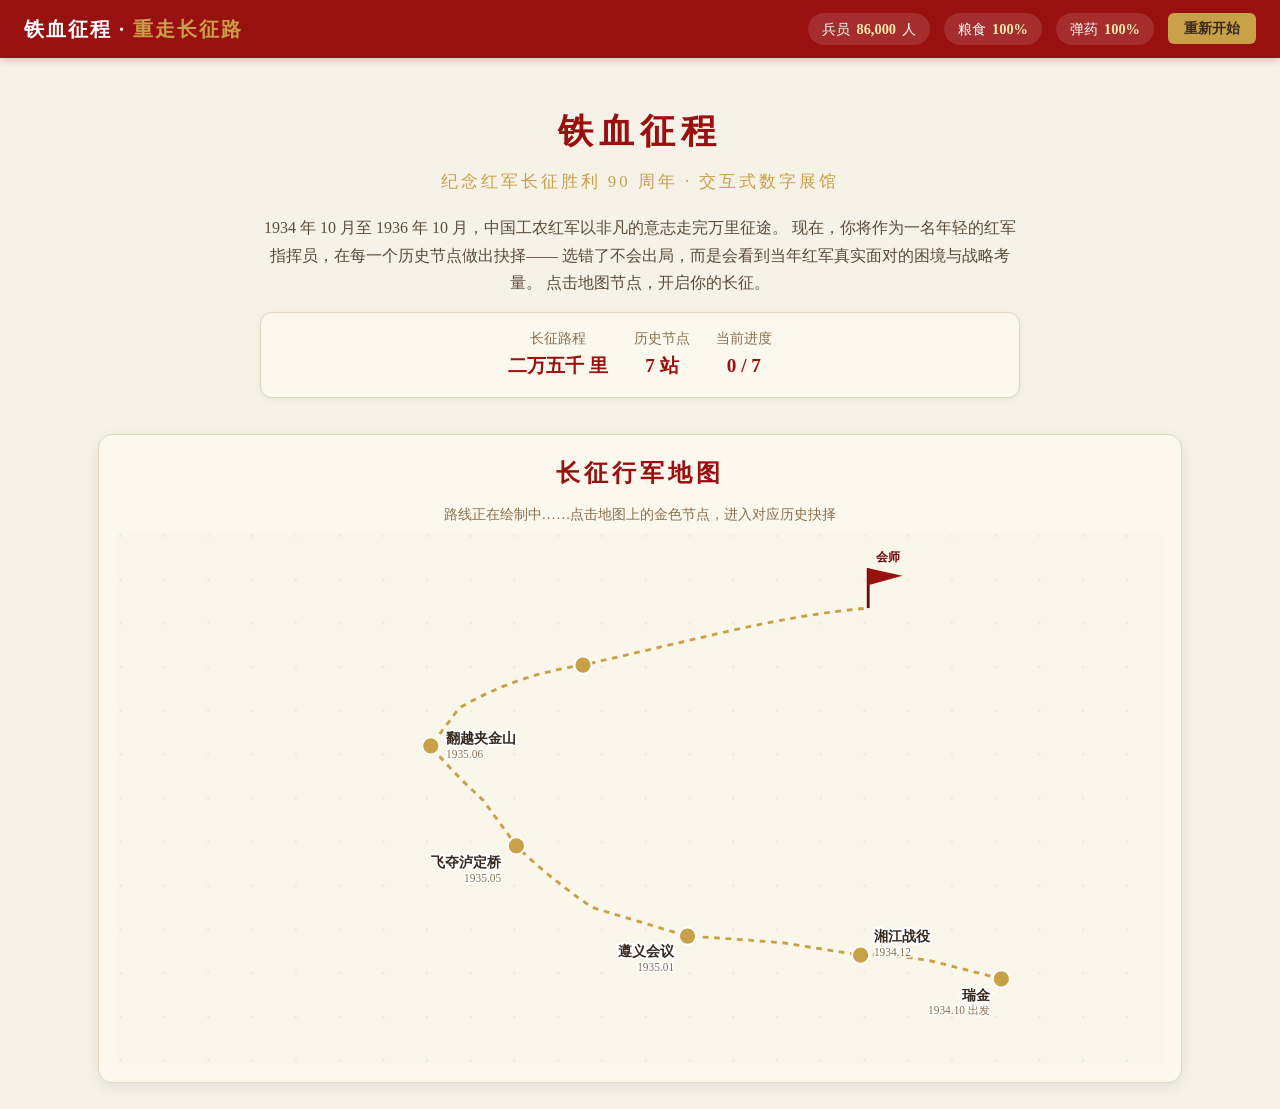
<file: index.html>
<!DOCTYPE html>
<html lang="zh-CN">
<head>
<meta charset="UTF-8">
<meta name="viewport" content="width=device-width, initial-scale=1.0">
<title>铁血征程 · 重走长征路</title>
<link rel="stylesheet" href="css/style.css">
</head>
<body>
<!-- ============ 顶部栏 ============ -->
<header class="topbar">
<div class="site-title">铁血征程 · <span class="gold">重走长征路</span></div>
<div class="res-bar">
<span class="res-item">兵员 <span class="num res-soldiers">86,000</span> 人
</span>
<span class="res-item">粮食 <span class="num res-food">100%</span></span>
<span class="res-item">弹药 <span class="num res-ammo">100%</span></span>
<button class="btn-back" id="btnReset" type="button">重新开始</button>
</div>
</header>
<!-- ============ 封面区 ============ -->
<section class="hero">
<h1>铁血征程</h1>
<div class="subtitle">纪念红军长征胜利 90 周年 · 交互式数字展馆</div>
<p class="intro">
1934 年 10 月至 1936 年 10 月，中国工农红军以非凡的意志走完万里征途。
现在，你将作为一名年轻的红军指挥员，在每一个历史节点做出抉择——
选错了不会出局，而是会看到当年红军真实面对的困境与战略考量。
点击地图节点，开启你的长征。
</p>
<div class="overview-card">
<div class="ov-item"><div class="label">长征路程</div><div class="value">二万五千
里</div></div>
<div class="ov-item"><div class="label">历史节点</div><div class="value">7 站
</div></div>
<div class="ov-item"><div class="label">当前进度</div><div class="value"
id="progressText">0 / 7</div></div>
</div>
</section>
<!-- ============ SVG 长征行军地图（核心动态画面） ============ -->
<section class="map-wrap">
<div class="map-frame">
<h2>长征行军地图</h2>
<p class="map-hint">路线正在绘制中……点击地图上的金色节点，进入对应历史抉择</p>
<svg class="map-svg" viewBox="0 0 1100 560" xmlns="http://www.w3.org/2000/svg"
role="img" aria-label="红军长征路线示意图">
<!-- 背景底纹 -->
<rect x="0" y="0" width="1100" height="560" fill="#fbf6ea"/>
<rect x="0" y="0" width="1100" height="560" fill="url(#bgPattern)"
opacity="0.5"/>
<defs>
<pattern id="bgPattern" width="46" height="46" patternUnits="userSpaceOnUse">
<circle cx="4" cy="4" r="1.4" fill="#e8dcc0"/>
</pattern>
</defs>
<!-- 行军路线：由 js/main.js 添加 .drawing 类触发逐段绘制动画 -->
<path id="routePath"
class="route-line"
d="M 930,470 L 860,452 Q 820,444 782,445
L 700,432 Q 650,428 600,425
L 500,395 Q 452,362 420,330
L 385,282 Q 352,252 330,225
L 360,185 Q 420,150 490,140
L 640,105 Q 722,86 790,80"
stroke="#c8a048" stroke-width="3" fill="none"
stroke-dasharray="6 6"/>
<!-- 小红军行军标记（沿路线移动） -->
<g id="marchMarker" class="march-marker" opacity="0"
transform="translate(930,470)">
<circle r="8" fill="#991010" stroke="#fff" stroke-width="2"/>
<text y="22" text-anchor="middle" fill="#6e0b0b">红军足迹</text>
</g>
<!-- 会师终点旗帜 -->
<g class="end-flag">
<line x1="790" y1="80" x2="790" y2="38" stroke="#6e0b0b" stroke-width="3"/>
<polygon points="790,38 826,46 790,56" fill="#991010"/>
<text x="798" y="30" font-size="13" fill="#6e0b0b" font-weight="bold">会师
</text>
</g>
<!-- ========== 节点 1 瑞金 ========== -->
<g class="node-group" data-chapter="1">
<circle class="node-dot pulse" cx="930" cy="470" r="9" fill="#c8a048"
stroke="#fff" stroke-width="2"/>
<text class="node-star" x="930" y="430" text-anchor="middle">★</text>
<text class="node-label" x="918" y="492" text-anchor="end">瑞金</text>
<text class="node-date" x="918" y="507" text-anchor="end">1934.10 出发</text>
</g>
<!-- ========== 节点 2 湘江 ========== -->
<g class="node-group" data-chapter="2">
<circle class="node-dot pulse" cx="782" cy="445" r="9" fill="#c8a048"
stroke="#fff" stroke-width="2"/>
<text class="node-star" x="782" y="405" text-anchor="middle">★</text>
<text class="node-label" x="796" y="430" text-anchor="start">湘江战役</text>
<text class="node-date" x="796" y="446" text-anchor="start">1934.12</text>
</g>
<!-- ========== 节点 3 遵义 ========== -->
<g class="node-group" data-chapter="3">
<circle class="node-dot pulse" cx="600" cy="425" r="9" fill="#c8a048"
stroke="#fff" stroke-width="2"/>
<text class="node-star" x="600" y="385" text-anchor="middle">★</text>
<text class="node-label" x="586" y="446" text-anchor="end">遵义会议</text>
<text class="node-date" x="586" y="462" text-anchor="end">1935.01</text>
</g>
<!-- ========== 节点 4 泸定桥 ========== -->
<g class="node-group" data-chapter="4">
<circle class="node-dot pulse" cx="420" cy="330" r="9" fill="#c8a048"
stroke="#fff" stroke-width="2"/>
<text class="node-star" x="420" y="290" text-anchor="middle">★</text>
<text class="node-label" x="404" y="352" text-anchor="end">飞夺泸定桥</text>
<text class="node-date" x="404" y="368" text-anchor="end">1935.05</text>
</g>
<!-- ========== 节点 5 夹金山 ========== -->
<g class="node-group" data-chapter="5">
<circle class="node-dot pulse" cx="330" cy="225" r="9" fill="#c8a048"
stroke="#fff" stroke-width="2"/>
<text class="node-star" x="330" y="185" text-anchor="middle">★</text>
<text class="node-label" x="346" y="222" text-anchor="start">翻越夹金山</text>
<text class="node-date" x="346" y="238" text-anchor="start">1935.06</text>
</g>
<!-- ========== 节点 6 松潘草地 ========== -->
<g class="node-group" data-chapter="6">
<circle class="node-dot pulse" cx="490" cy="140" r="9" fill="#c8a048"
stroke="#fff" stroke-width="2"/>
</file>
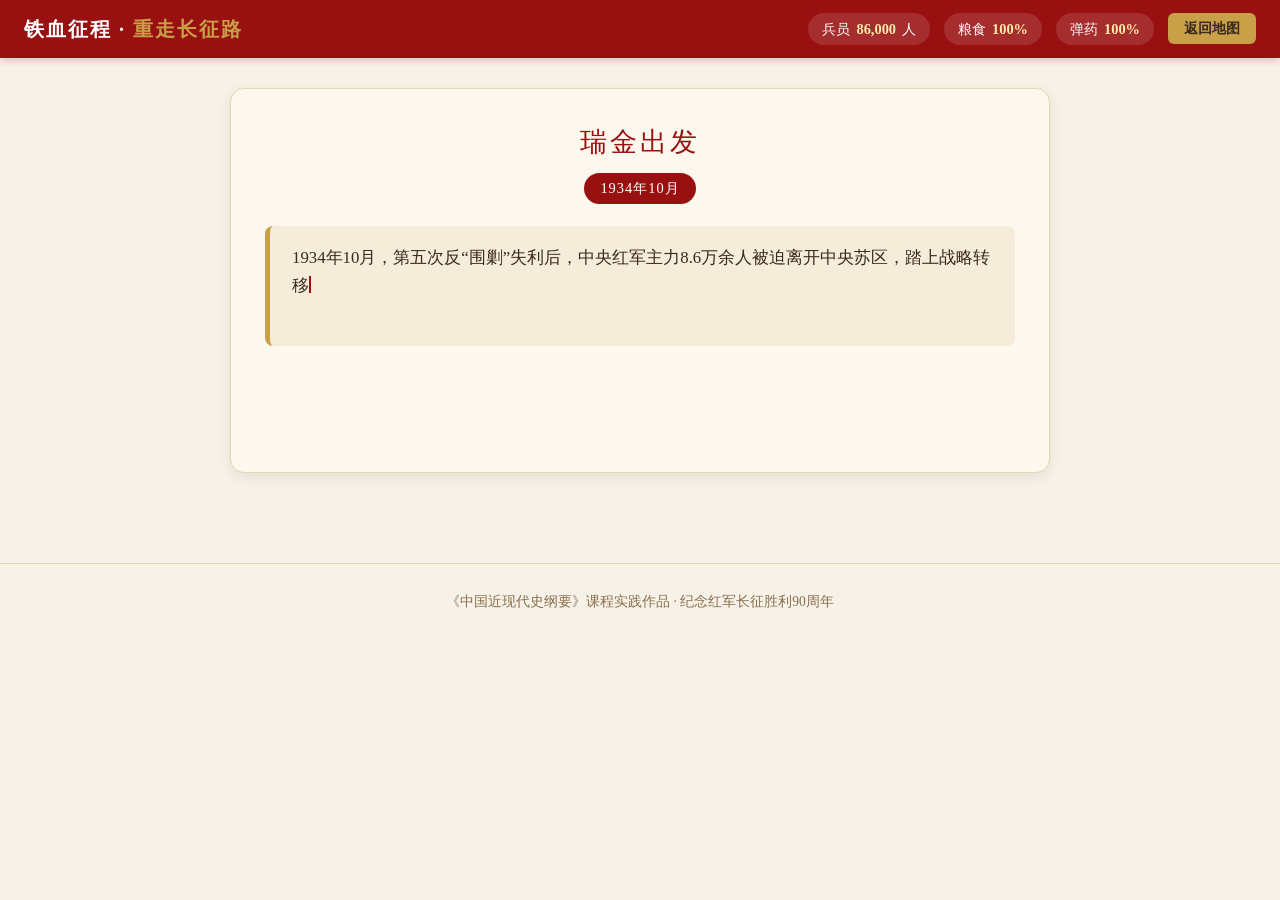
<file: chapters/chapter1.html>
<!DOCTYPE html>
<html lang="zh-CN">
<head>
  <meta charset="UTF-8">
  <meta name="viewport" content="width=device-width, initial-scale=1.0">
  <title>第一章 · 瑞金出发</title>
  <link rel="stylesheet" href="../css/style.css">
</head>
<body>
 
  <!-- ============ 顶部栏（与首页一致，资源实时显示） ============ -->
  <header class="topbar">
    <div class="site-title">铁血征程 · <span class="gold">重走长征路</span></div>
    <div class="res-bar">
      <span class="res-item">兵员 <span class="num res-soldiers">-</span> 人</span>
      <span class="res-item">粮食 <span class="num res-food">-</span></span>
      <span class="res-item">弹药 <span class="num res-ammo">-</span></span>
      <button class="btn-back" onclick="goHome()" type="button">返回地图</button>
    </div>
  </header>
 
  <main class="chapter-main">
    <div class="chapter-card">
      <div class="chapter-head">
        <div class="ch-title" id="chTitle"></div>
        <div class="ch-date" id="chDate"></div>
      </div>
      <!-- 剧情文本：打字机逐字显示 -->
      <div class="story-box" id="storyBox"></div>
      <!-- 选项区 -->
      <div class="options" id="options"></div>
      <!-- 选择反馈 -->
      <div class="feedback" id="feedback"></div>
      <!-- 下一步操作 -->
      <div class="next-area" id="nextArea"></div>
    </div>
  </main>
 
  <footer class="footer">《中国近现代史纲要》课程实践作品 · 纪念红军长征胜利90周年</footer>
 
  <script src="../js/game.js"></script>
  <script>
    initGame({
      chapter: 1,
      title: '瑞金出发',
      date: '1934年10月',
      story: '1934年10月，第五次反“围剿”失利后，中央红军主力8.6万余人被迫离开中央苏区，踏上战略转移的漫漫长路。部队物资紧缺、伤员众多，前路茫茫。身为红军队伍中的一名年轻指挥员，你面临第一个抉择——',
      options: [
        {
          text: '跟随大部队，向西实施战略转移',
          correct: true,
          cost: { soldiers: 0 },
          afterText: '1934年10月，中央红军主力及后方机关共8.6万多人，从江西瑞金等地出发，开始长征。你跟随部队，踏上了这条改变中国命运的道路。'
        },
        {
          text: '留在根据地，坚持游击战争',
          correct: false,
          cost: { food: -5, ammo: -5 },
          popupTitle: '史实科普 · 为什么主力不能全留',
          popupText: '留在苏区坚持游击斗争确有其事——中央决定成立苏区中央分局和中华苏维埃共和国中央政府办事处，领导南方根据地留守红军的斗争。但若红军主力全部留下，将直接面对国民党几十万大军的重兵围剿，有全军覆没的危险。党中央决定主力实施战略转移，保存红军有生力量，只留少量部队开展游击斗争。'
        },
        {
          text: '集中兵力，与敌硬拼死守',
          correct: false,
          cost: { soldiers: -10000, food: -10 },
          popupTitle: '史实科普 · 为什么不能死守硬拼',
          popupText: '此时国民党军在兵力、装备上均占绝对优势。此前第五次反“围剿”坚持“堡垒对堡垒”的阵地战硬拼，已使红军遭受重大损失、被迫放弃根据地。若继续死守，红军主力将面临毁灭性打击。中央正是吸取这一教训，才决定实行战略转移。'
        }
      ],
      next: 2
    });
  </script>
</body>
</html>
</file>
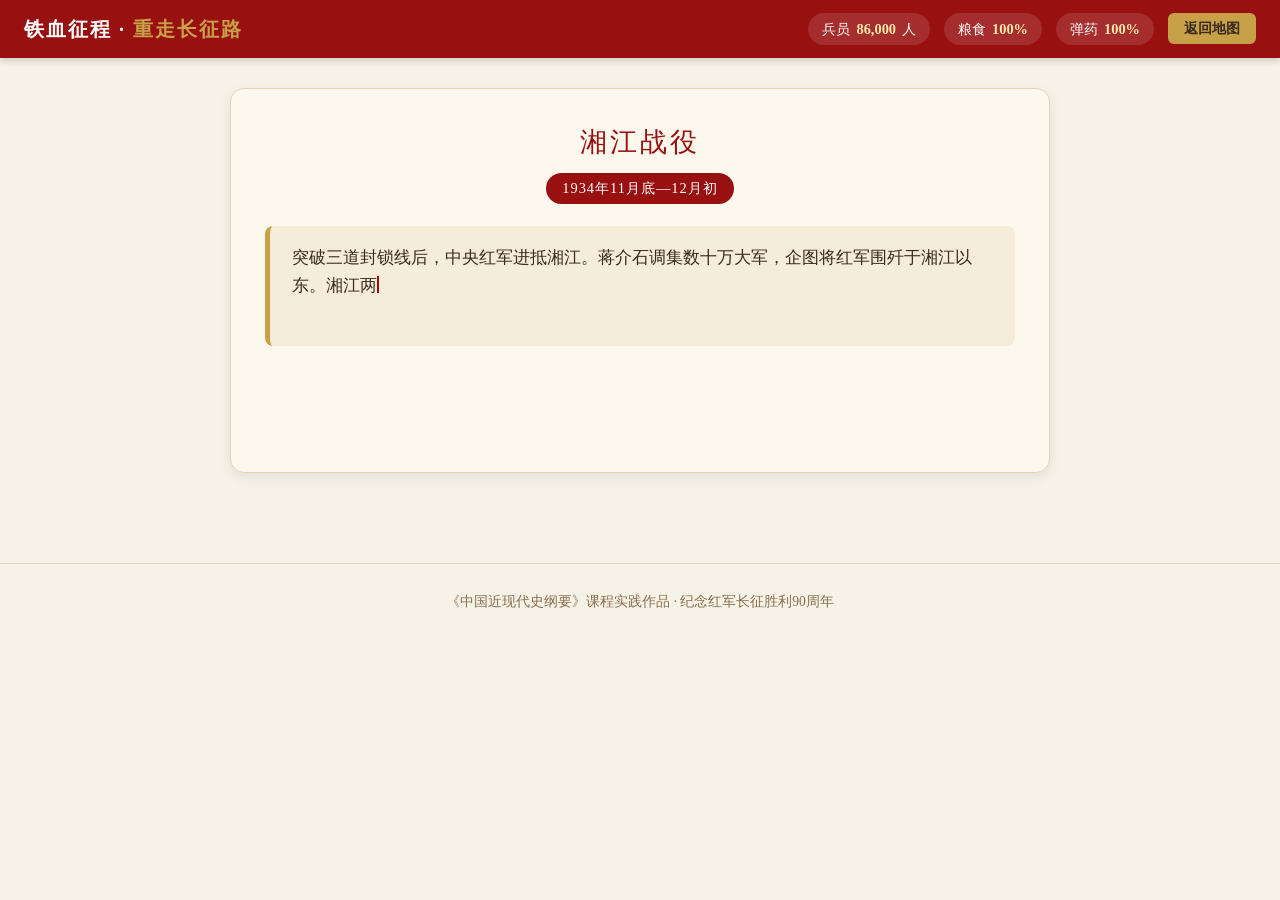
<file: chapters/chapter2.html>
<!DOCTYPE html>
<html lang="zh-CN">
<head>
  <meta charset="UTF-8">
  <meta name="viewport" content="width=device-width, initial-scale=1.0">
  <title>第二章 · 湘江战役</title>
  <link rel="stylesheet" href="../css/style.css">
</head>
<body>
 
  <header class="topbar">
    <div class="site-title">铁血征程 · <span class="gold">重走长征路</span></div>
    <div class="res-bar">
      <span class="res-item">兵员 <span class="num res-soldiers">-</span> 人</span>
      <span class="res-item">粮食 <span class="num res-food">-</span></span>
      <span class="res-item">弹药 <span class="num res-ammo">-</span></span>
      <button class="btn-back" onclick="goHome()" type="button">返回地图</button>
    </div>
  </header>
 
  <main class="chapter-main">
    <div class="chapter-card">
      <div class="chapter-head">
        <div class="ch-title" id="chTitle"></div>
        <div class="ch-date" id="chDate"></div>
      </div>
      <div class="story-box" id="storyBox"></div>
      <div class="options" id="options"></div>
      <div class="feedback" id="feedback"></div>
      <div class="next-area" id="nextArea"></div>
    </div>
  </main>
 
  <footer class="footer">《中国近现代史纲要》课程实践作品 · 纪念红军长征胜利90周年</footer>
 
  <script src="../js/game.js"></script>
  <script>
    initGame({
      chapter: 2,
      title: '湘江战役',
      date: '1934年11月底—12月初',
      story: '突破三道封锁线后，中央红军进抵湘江。蒋介石调集数十万大军，企图将红军围歼于湘江以东。湘江两岸炮火连天，部队伤亡急剧增加。掩护中央纵队渡江的重任，落在了你部肩上——',
      options: [
        {
          text: '拼死阻击敌军，掩护中央纵队渡江',
          correct: true,
          cost: { soldiers: -10000 },
          afterText: '红军将士以巨大的牺牲，掩护中央机关和主力渡过湘江，粉碎了蒋介石围歼红军于湘江以东的企图。但战后清点，中央红军由出发时的8.6万余人锐减至3万余人——这是长征以来最惨重的一次损失。'
        },
        {
          text: '放弃掩护，让部队尽快独自渡江',
          correct: false,
          cost: { soldiers: -20000, food: -10 },
          popupTitle: '史实科普 · 为什么不能放弃掩护',
          popupText: '中央纵队携带大量机关和辎重，行动十分迟缓。若前线部队放弃掩护独自渡江，中央机关将直接暴露于敌，整个红军指挥中枢面临毁灭。湘江战役中，红军正是以前赴后继的牺牲换取中央主力渡江——许多部队整建制打光，仍死死顶住敌人。'
        },
        {
          text: '原地休整，等待时机再渡江',
          correct: false,
          cost: { soldiers: -15000 },
          popupTitle: '史实科普 · 为什么不能原地等待',
          popupText: '敌军从三路向湘江压来，中央军、湘军、桂军正在合围。原地停留只会让红军陷入重围、被分割包围。湘江战役红军苦战五昼夜，抢在敌人合围完成前强渡，才粉碎了蒋介石围歼红军于湘江以东的企图。'
        }
      ],
      next: 3
    });
  </script>
</body>
</html>
</file>
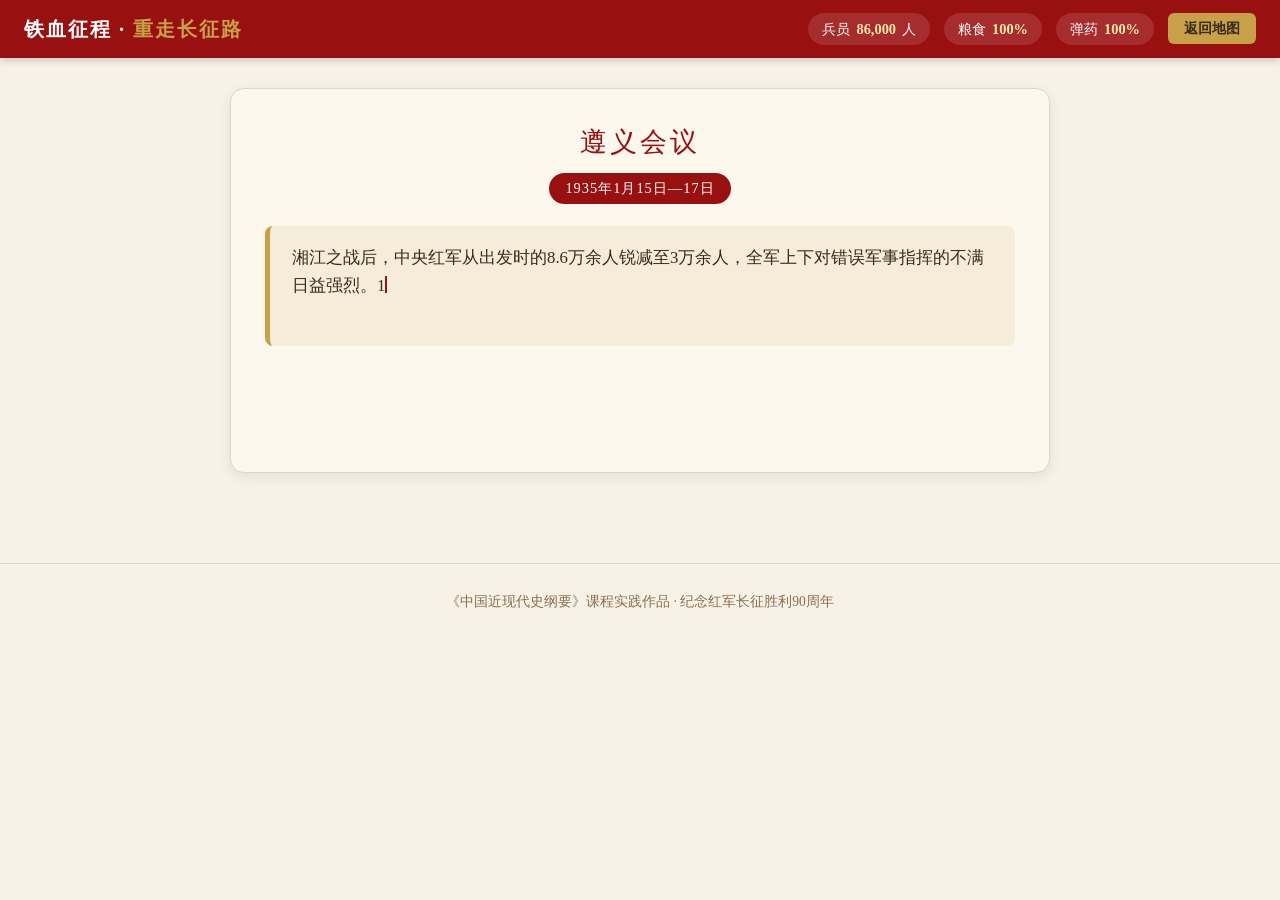
<file: chapters/chapter3.html>
<!DOCTYPE html>
<html lang="zh-CN">
<head>
  <meta charset="UTF-8">
  <meta name="viewport" content="width=device-width, initial-scale=1.0">
  <title>第三章 · 遵义会议</title>
  <link rel="stylesheet" href="../css/style.css">
</head>
<body>
 
  <header class="topbar">
    <div class="site-title">铁血征程 · <span class="gold">重走长征路</span></div>
    <div class="res-bar">
      <span class="res-item">兵员 <span class="num res-soldiers">-</span> 人</span>
      <span class="res-item">粮食 <span class="num res-food">-</span></span>
      <span class="res-item">弹药 <span class="num res-ammo">-</span></span>
      <button class="btn-back" onclick="goHome()" type="button">返回地图</button>
    </div>
  </header>
 
  <main class="chapter-main">
    <div class="chapter-card">
      <div class="chapter-head">
        <div class="ch-title" id="chTitle"></div>
        <div class="ch-date" id="chDate"></div>
      </div>
      <div class="story-box" id="storyBox"></div>
      <div class="options" id="options"></div>
      <div class="feedback" id="feedback"></div>
      <div class="next-area" id="nextArea"></div>
    </div>
  </main>
 
  <footer class="footer">《中国近现代史纲要》课程实践作品 · 纪念红军长征胜利90周年</footer>
 
  <script src="../js/game.js"></script>
  <script>
    initGame({
      chapter: 3,
      title: '遵义会议',
      date: '1935年1月15日—17日',
      story: '湘江之战后，中央红军从出发时的8.6万余人锐减至3万余人，全军上下对错误军事指挥的不满日益强烈。1935年1月，部队进驻遵义，中共中央在这里召开政治局扩大会议。会议上的声音，将决定红军何去何从——',
      options: [
        {
          text: '支持纠正错误军事指挥，调整领导',
          correct: true,
          cost: { soldiers: 0 },
          afterText: '遵义会议批评和纠正了“左”倾教条主义在军事上的错误，增补毛泽东为中央政治局常委，事实上确立了毛泽东在党和红军中的领导地位。这是中国共产党历史上一个生死攸关的转折点。'
        },
        {
          text: '继续坚持此前的作战方式',
          correct: false,
          cost: { soldiers: -5000 },
          popupTitle: '史实科普 · 为什么必须纠正军事路线',
          popupText: '此前博古、李德的“左”倾军事指挥，坚持阵地战、“堡垒对堡垒”的硬拼战法，是第五次反“围剿”失利和长征初期惨重损失的重要原因。湘江的鲜血让全军认识到：不纠正错误军事路线，红军就没有出路。'
        },
        {
          text: '放弃明确目标，一味向西退却',
          correct: false,
          cost: { soldiers: -5000, food: -10 },
          popupTitle: '史实科普 · 为什么不能盲目退却',
          popupText: '盲目退却无法摆脱数十万敌军的围追堵截。红军必须有明确的战略方向，寻找新的落脚点。遵义会议正是要解决这个根本问题——此后红军在毛泽东等人指挥下机动灵活转战，才逐渐摆脱被动局面。'
        }
      ],
      next: 4
    });
  </script>
</body>
</html>
</file>
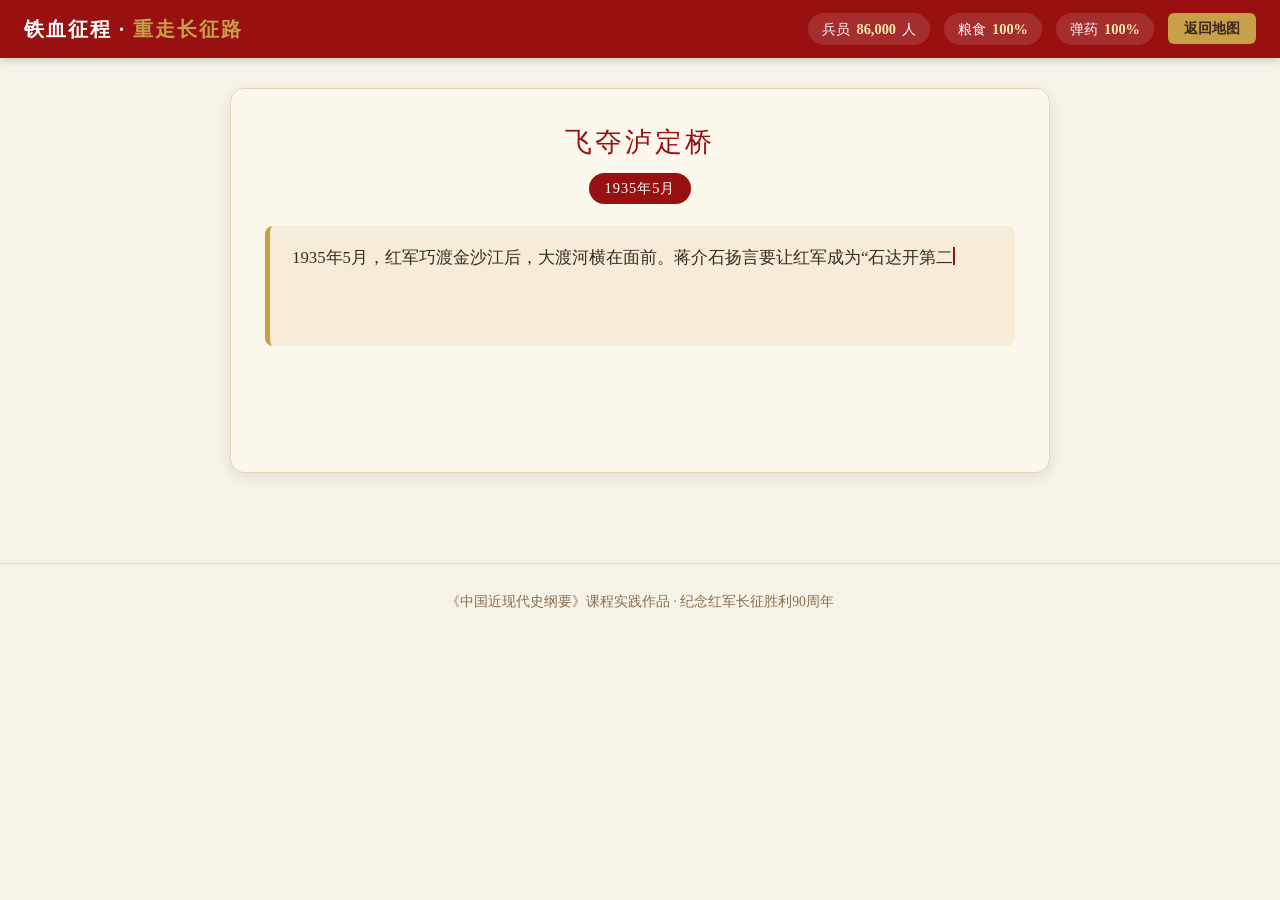
<file: chapters/chapter4.html>
<!DOCTYPE html>
<html lang="zh-CN">
<head>
  <meta charset="UTF-8">
  <meta name="viewport" content="width=device-width, initial-scale=1.0">
  <title>第四章 · 飞夺泸定桥</title>
  <link rel="stylesheet" href="../css/style.css">
</head>
<body>
 
  <header class="topbar">
    <div class="site-title">铁血征程 · <span class="gold">重走长征路</span></div>
    <div class="res-bar">
      <span class="res-item">兵员 <span class="num res-soldiers">-</span> 人</span>
      <span class="res-item">粮食 <span class="num res-food">-</span></span>
      <span class="res-item">弹药 <span class="num res-ammo">-</span></span>
      <button class="btn-back" onclick="goHome()" type="button">返回地图</button>
    </div>
  </header>
 
  <main class="chapter-main">
    <div class="chapter-card">
      <div class="chapter-head">
        <div class="ch-title" id="chTitle"></div>
        <div class="ch-date" id="chDate"></div>
      </div>
      <div class="story-box" id="storyBox"></div>
      <div class="options" id="options"></div>
      <div class="feedback" id="feedback"></div>
      <div class="next-area" id="nextArea"></div>
    </div>
  </main>
 
  <footer class="footer">《中国近现代史纲要》课程实践作品 · 纪念红军长征胜利90周年</footer>
 
  <script src="../js/game.js"></script>
  <script>
    initGame({
      chapter: 4,
      title: '飞夺泸定桥',
      date: '1935年5月',
      story: '1935年5月，红军巧渡金沙江后，大渡河横在面前。蒋介石扬言要让红军成为“石达开第二”，企图围歼红军于大渡河畔。要过大渡河，必须夺取泸定桥——而此刻，距离泸定桥还有240里山路，时间只剩一昼夜——',
      options: [
        {
          text: '昼夜兼程，奔袭夺取泸定桥',
          correct: true,
          cost: { soldiers: 0 },
          afterText: '红四团一昼夜急行军240里，抢在敌人增援之前抵达泸定桥。22名突击队员攀踏铁索，冒着密集火力强夺泸定桥，为大部队渡河打开了生路。红军随后迅速渡过大渡河，粉碎了蒋介石的围歼图谋。'
        },
        {
          text: '原地休整，等体力恢复再走',
          correct: false,
          cost: { soldiers: -6000, ammo: -10 },
          popupTitle: '史实科普 · 为什么不能休整拖延',
          popupText: '敌军增援部队正昼夜兼程赶来，时间就是生命。红四团正是以“走完二百四，赶到泸定桥”的信念，一昼夜240里急行军，先敌一步抵达。一旦拖延，渡口被封锁、追兵合围，红军将重蹈石达开的覆辙。'
        },
        {
          text: '放弃泸定桥，绕道翻越大山',
          correct: false,
          cost: { soldiers: -8000, food: -15 },
          popupTitle: '史实科普 · 为什么必须夺取泸定桥',
          popupText: '大渡河两岸悬崖陡壁，除泸定桥外没有更可行的大规模通路；绕行将进入敌军重兵布防区域，且地形更险、补给更难。夺取泸定桥，是当时打通北上通道唯一现实的选择。'
        }
      ],
      next: 5
    });
  </script>
</body>
</html>
</file>
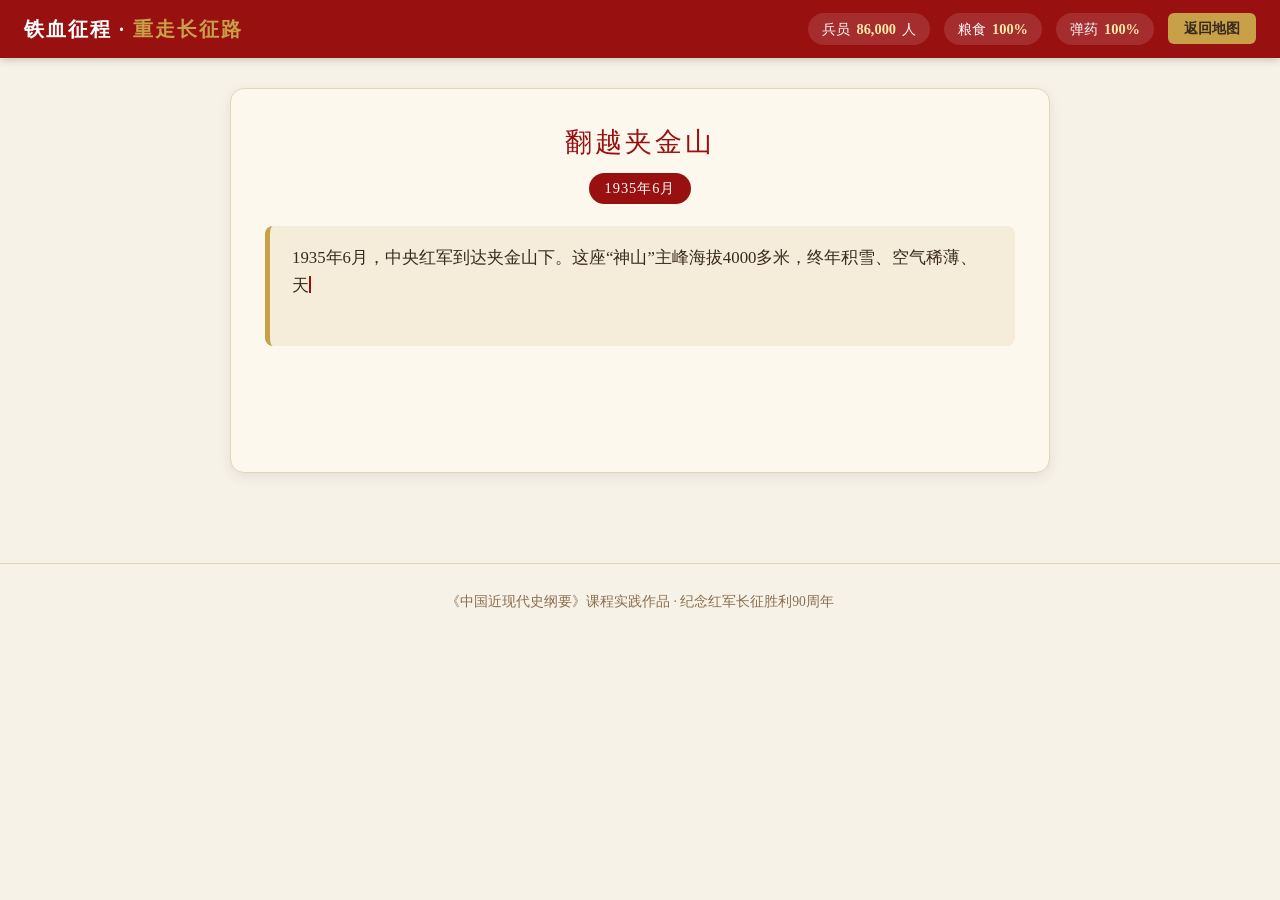
<file: chapters/chapter5.html>
<!DOCTYPE html>
<html lang="zh-CN">
<head>
  <meta charset="UTF-8">
  <meta name="viewport" content="width=device-width, initial-scale=1.0">
  <title>第五章 · 翻越夹金山</title>
  <link rel="stylesheet" href="../css/style.css">
</head>
<body>
 
  <header class="topbar">
    <div class="site-title">铁血征程 · <span class="gold">重走长征路</span></div>
    <div class="res-bar">
      <span class="res-item">兵员 <span class="num res-soldiers">-</span> 人</span>
      <span class="res-item">粮食 <span class="num res-food">-</span></span>
      <span class="res-item">弹药 <span class="num res-ammo">-</span></span>
      <button class="btn-back" onclick="goHome()" type="button">返回地图</button>
    </div>
  </header>
 
  <main class="chapter-main">
    <div class="chapter-card">
      <div class="chapter-head">
        <div class="ch-title" id="chTitle"></div>
        <div class="ch-date" id="chDate"></div>
      </div>
      <div class="story-box" id="storyBox"></div>
      <div class="options" id="options"></div>
      <div class="feedback" id="feedback"></div>
      <div class="next-area" id="nextArea"></div>
    </div>
  </main>
 
  <footer class="footer">《中国近现代史纲要》课程实践作品 · 纪念红军长征胜利90周年</footer>
 
  <script src="../js/game.js"></script>
  <script>
    initGame({
      chapter: 5,
      title: '翻越夹金山',
      date: '1935年6月',
      story: '1935年6月，中央红军到达夹金山下。这座“神山”主峰海拔4000多米，终年积雪、空气稀薄、天气瞬息万变。战士们缺衣少粮，却必须翻过它，才能与红四方面军会师。面对这座大雪山——',
      options: [
        {
          text: '相互搀扶，缓步翻越雪山',
          correct: true,
          cost: { soldiers: -3000 },
          afterText: '1935年6月12日至18日，中央红军分批翻越夹金山——这是中央红军长征中翻越的第一座大雪山。翻过雪山后，红军与红四方面军在懋功（今小金县）达维地区胜利会师。'
        },
        {
          text: '快速奔跑冲上山顶',
          correct: false,
          cost: { soldiers: -8000 },
          popupTitle: '史实科普 · 为什么不能急速奔跑',
          popupText: '海拔4000多米的高山严重缺氧，剧烈奔跑极易引发高原反应，许多战士因此倒下。红军翻雪山只能缓步前进、互相帮扶，用木棍探路，靠意志与严寒、缺氧抗争，才征服了这座“死亡之山”。'
        },
        {
          text: '就地驻扎，等天气转暖再翻越',
          correct: false,
          cost: { soldiers: -6000, food: -20 },
          popupTitle: '史实科普 · 为什么不能等待',
          popupText: '雪山终年积雪，不存在“等到回暖”的可能；且敌军追兵在后，红军无法在雪山脚下长期停留。等待，只会等来敌人的合围。翻越夹金山，是当时唯一的出路。'
        }
      ],
      next: 6
    });
  </script>
</body>
</html>
</file>
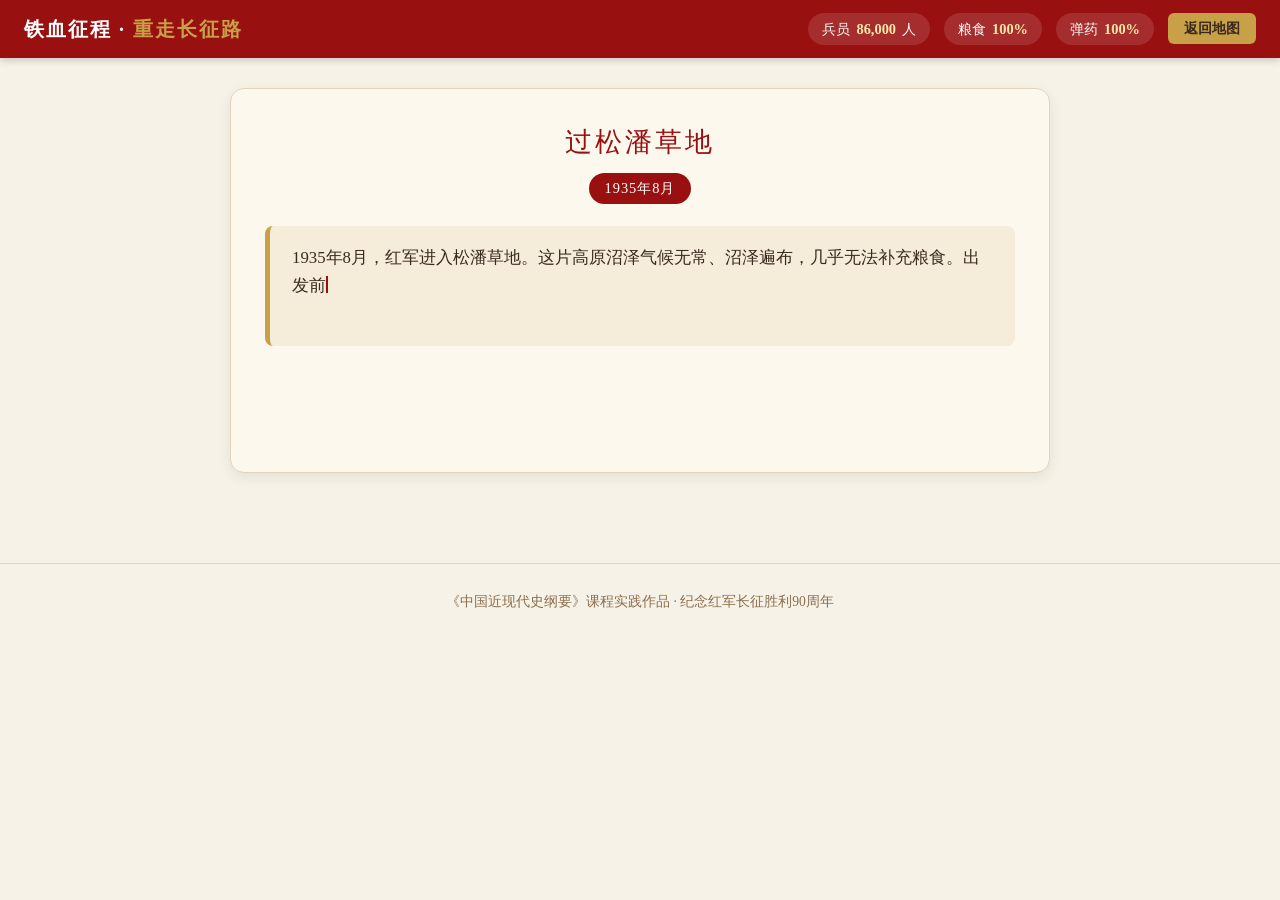
<file: chapters/chapter6.html>
<!DOCTYPE html>
<html lang="zh-CN">
<head>
  <meta charset="UTF-8">
  <meta name="viewport" content="width=device-width, initial-scale=1.0">
  <title>第六章 · 过松潘草地</title>
  <link rel="stylesheet" href="../css/style.css">
</head>
<body>
 
  <header class="topbar">
    <div class="site-title">铁血征程 · <span class="gold">重走长征路</span></div>
    <div class="res-bar">
      <span class="res-item">兵员 <span class="num res-soldiers">-</span> 人</span>
      <span class="res-item">粮食 <span class="num res-food">-</span></span>
      <span class="res-item">弹药 <span class="num res-ammo">-</span></span>
      <button class="btn-back" onclick="goHome()" type="button">返回地图</button>
    </div>
  </header>
 
  <main class="chapter-main">
    <div class="chapter-card">
      <div class="chapter-head">
        <div class="ch-title" id="chTitle"></div>
        <div class="ch-date" id="chDate"></div>
      </div>
      <div class="story-box" id="storyBox"></div>
      <div class="options" id="options"></div>
      <div class="feedback" id="feedback"></div>
      <div class="next-area" id="nextArea"></div>
    </div>
  </main>
 
  <footer class="footer">《中国近现代史纲要》课程实践作品 · 纪念红军长征胜利90周年</footer>
 
  <script src="../js/game.js"></script>
  <script>
    initGame({
      chapter: 6,
      title: '过松潘草地',
      date: '1935年8月',
      story: '1935年8月，红军进入松潘草地。这片高原沼泽气候无常、沼泽遍布，几乎无法补充粮食。出发前筹到的粮食，每人少的只有三四斤、多的不过十斤，却要支撑大约七天才能走出草地。面对茫茫草地——',
      options: [
        {
          text: '节约粮食，互相扶持，认准方向前进',
          correct: true,
          cost: { food: -15, soldiers: -4000 },
          afterText: '红军靠着野菜、草根、树皮充饥，以惊人的意志走出草地。无数战士在饥饿与沼泽中倒下，用生命铺就了前进的道路。1935年8月，红军走出松潘草地，继续北上。'
        },
        {
          text: '把剩余粮食一次性分吃完',
          correct: false,
          cost: { food: -30, soldiers: -8000 },
          popupTitle: '史实科普 · 为什么必须节约粮食',
          popupText: '草地中没有补给来源，粮食一旦耗尽，后续将有大量战士饿死。红军过草地时严格节省粮食，一粒青稞都数着吃，仍有许多战士因饥饿牺牲在草地上。透支粮食，等于透支全军的生命。'
        },
        {
          text: '分散队伍，各自寻找出路',
          correct: false,
          cost: { soldiers: -10000 },
          popupTitle: '史实科普 · 为什么不能分散',
          popupText: '草地环境凶险，分散队伍极易迷失方向、陷入沼泽，更会被敌人各个击破。红军保持统一组织、前后照应，靠集体的力量才走出这片死亡地带。'
        }
      ],
      next: 7
    });
  </script>
</body>
</html>
</file>
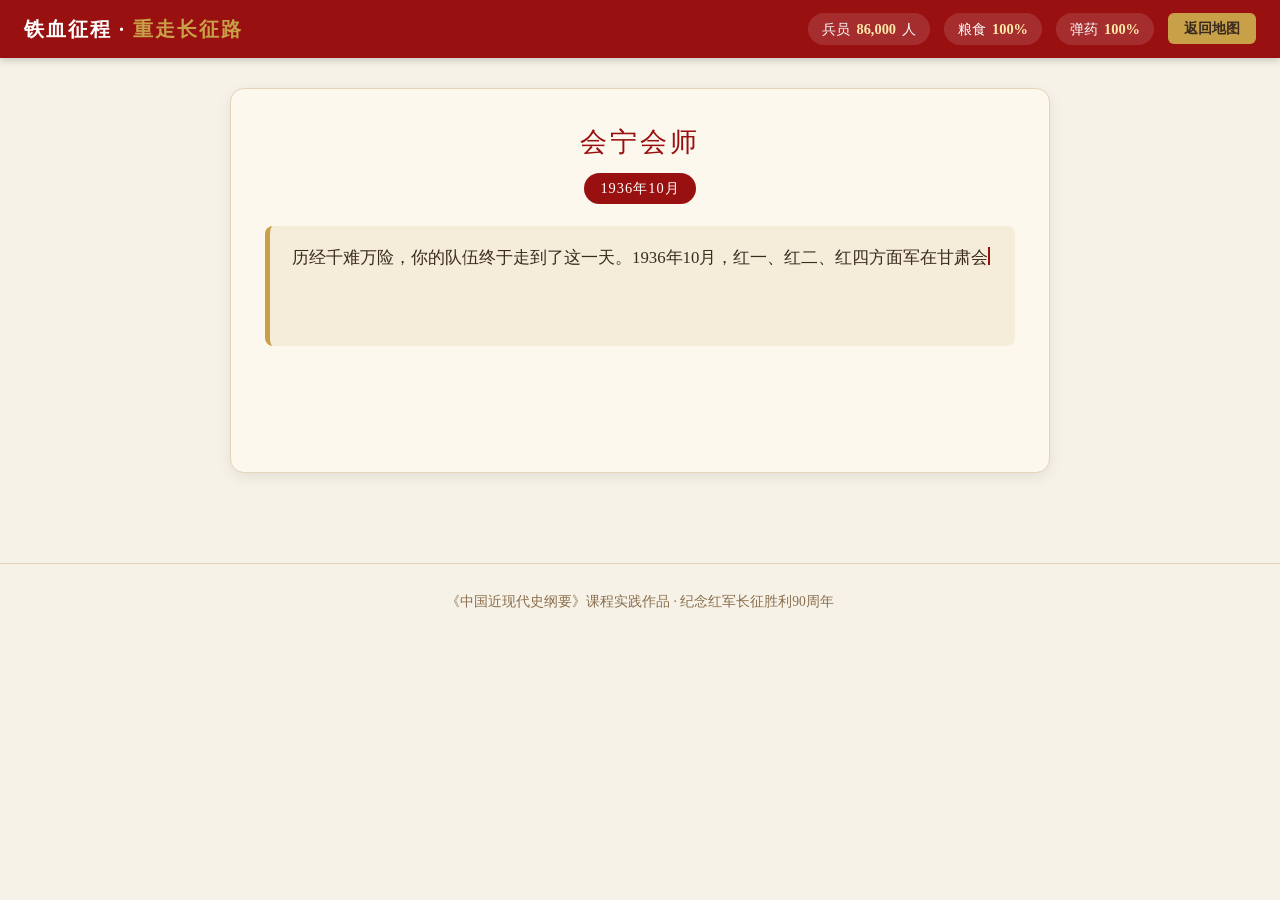
<file: chapters/chapter7.html>
<!DOCTYPE html>
<html lang="zh-CN">
<head>
  <meta charset="UTF-8">
  <meta name="viewport" content="width=device-width, initial-scale=1.0">
  <title>第七章 · 会宁会师</title>
  <link rel="stylesheet" href="../css/style.css">
</head>
<body>
 
  <header class="topbar">
    <div class="site-title">铁血征程 · <span class="gold">重走长征路</span></div>
    <div class="res-bar">
      <span class="res-item">兵员 <span class="num res-soldiers">-</span> 人</span>
      <span class="res-item">粮食 <span class="num res-food">-</span></span>
      <span class="res-item">弹药 <span class="num res-ammo">-</span></span>
      <button class="btn-back" onclick="goHome()" type="button">返回地图</button>
    </div>
  </header>
 
  <main class="chapter-main">
    <div class="chapter-card">
      <div class="chapter-head">
        <div class="ch-title" id="chTitle"></div>
        <div class="ch-date" id="chDate"></div>
      </div>
      <div class="story-box" id="storyBox"></div>
      <div class="options" id="options"></div>
      <div class="feedback" id="feedback"></div>
      <div class="next-area" id="nextArea"></div>
    </div>
 
    <!-- ============ 会师总结区（通关后显示） ============ -->
    <div class="chapter-card" id="finishArea" style="display:none; margin-top:30px;">
      <div class="finish-box">
        <div class="big-star">★</div>
        <h2 style="color:#991010; letter-spacing:4px; margin-top:10px;">会 师 · 长 征 胜 利</h2>
        <p style="margin-top:16px; text-align:left; font-size:1.02rem;">
          1936年10月，红一、红二、红四方面军在以会宁县城为中心的地域胜利会师，
          历时两年的长征胜利结束。这是中国革命史上的一座丰碑——
          从1934年10月到1936年10月，红军转战十四省，跨越万水千山，
          用双脚走出了二万五千里，也走出了中国革命的新天地。
        </p>
      </div>
 
      <h3 style="color:#c8a048; margin-top:24px; border-bottom:1px solid #e2d5b8; padding-bottom:6px;">
        你的行军复盘
      </h3>
      <table class="review-table" id="reviewTable"></table>
      <p style="font-size:.92rem; color:#8a6f4d; text-align:center;">
        * 真实历史数据：中央红军（红一方面军主力）到达陕北时约7000余人
      </p>
 
      <h3 style="color:#991010; margin-top:26px; border-bottom:1px solid #e2d5b8; padding-bottom:6px;">
        伟大长征精神
      </h3>
      <p style="margin-top:12px; font-size:1rem; text-align:left;">
        伟大长征精神，就是把全国人民和中华民族的根本利益看得高于一切，坚定革命的理想和信念，
        坚信正义事业必然胜利的精神；就是为了救国救民，不怕任何艰难险阻，不惜付出一切牺牲的精神；
        就是坚持独立自主、实事求是，一切从实际出发的精神；就是顾全大局、严守纪律、紧密团结的精神；
        就是紧紧依靠人民群众，同人民群众生死相依、患难与共、艰苦奋斗的精神。
      </p>
 
      <h3 style="color:#991010; margin-top:26px; border-bottom:1px solid #e2d5b8; padding-bottom:6px;">
        走好我们这一代人的长征路
      </h3>
      <p style="margin-top:12px; font-size:1rem; text-align:left;">
        每一代人有每一代人的长征路。作为新时代青年，我们应当铭记这段历史，
        传承和弘扬伟大长征精神，坚定理想信念，不怕困难、勇往直前，
        在学习与生活中走好自己的长征路，为实现中华民族伟大复兴贡献力量。
      </p>
 
      <div style="text-align:center; margin-top:28px;">
        <button class="btn-primary" onclick="goHome()" type="button">返回长征地图</button>
      </div>
    </div>
  </main>
 
  <footer class="footer">《中国近现代史纲要》课程实践作品 · 纪念红军长征胜利90周年</footer>
 
  <script src="../js/game.js"></script>
  <script>
    initGame({
      chapter: 7,
      title: '会宁会师',
      date: '1936年10月',
      story: '历经千难万险，你的队伍终于走到了这一天。1936年10月，红一、红二、红四方面军在甘肃会宁等地胜利会师，历时两年的长征胜利结束。回望来路，每一寸土地都浸透着战友的鲜血；眺望前方，一个新的时代正在开启——',
      options: [],
      next: null,
      onFinish: function () {
        var area = document.getElementById('finishArea');
        area.style.display = 'block';
        /* 生成复盘对比表 */
        var r = getRes();
        var tbody = '<tr><th>项目</th><th>你的行军</th><th>真实历史</th></tr>' +
          '<tr><td>出发兵员</td><td>86,000 人</td><td>约 8.6 万余人</td></tr>' +
          '<tr><td>抵达时兵员</td><td class="hl">' + fmtNum(r.soldiers) + ' 人</td><td class="hl">约 7,000 余人</td></tr>' +
          '<tr><td>粮食余量</td><td>' + r.food + '%</td><td>几近断绝</td></tr>' +
          '<tr><td>弹药余量</td><td>' + r.ammo + '%</td><td>极度匮乏</td></tr>';
        document.getElementById('reviewTable').innerHTML = tbody;
        area.scrollIntoView({ behavior: 'smooth' });
      }
    });
  </script>
</body>
</html>
</file>
<file: css/style.css>
/* ============================================================
   《重走长征》· 全局样式与动画   css/style.css
   所有页面共用此文件：红色思政主题 + 全套原生CSS动画
   存放路径：css/style.css
   修改指引：改颜色、字号、动画快慢，只改这个文件
   ============================================================ */
 
/* ---------- 主题变量（改主题色只改这里） ---------- */
:root {
  --main: #991010;          /* 主色：暗红 */
  --main-dark: #6e0b0b;     /* 深红 */
  --gold: #c8a048;          /* 金色 */
  --bg: #f7f2e8;            /* 米白纸感背景 */
  --paper: #fdf8ee;         /* 卡片纸色 */
  --ink: #3a2a1e;           /* 深棕墨色文字 */
  --good: #2e7d32;          /* 正确反馈绿 */
  --bad: #c62828;           /* 错误反馈红 */
}
 
/* ---------- 基础重置 ---------- */
* { margin: 0; padding: 0; box-sizing: border-box; }
 
body {
  font-family: "Noto Serif SC", "Songti SC", "SimSun", serif;
  background: var(--bg);
  color: var(--ink);
  min-height: 100vh;
  line-height: 1.7;
}
 
/* ---------- 顶部栏（所有页面共用） ---------- */
.topbar {
  background: var(--main);
  color: #fff;
  padding: 12px 24px;
  display: flex;
  flex-wrap: wrap;
  align-items: center;
  justify-content: space-between;
  gap: 10px;
  box-shadow: 0 2px 8px rgba(0,0,0,.2);
}
.topbar .site-title { font-size: 1.25rem; letter-spacing: 2px; font-weight: bold; }
.topbar .site-title .gold { color: var(--gold); }
 
/* 资源条：兵员 / 粮食 / 弹药 */
.res-bar { display: flex; gap: 14px; flex-wrap: wrap; align-items: center; }
.res-item {
  background: rgba(255,255,255,.12);
  border-radius: 20px;
  padding: 4px 14px;
  font-size: .9rem;
  display: flex; align-items: center; gap: 6px;
}
.res-item .num { font-weight: bold; color: #ffe9a8; }
.res-item.low .num { color: #ffb3b3; animation: warnBlink 1s infinite; }
 
@keyframes warnBlink {
  0%,100% { opacity: 1; }
  50% { opacity: .45; }
}
 
/* 返回按钮 */
.btn-back {
  background: var(--gold);
  color: #3a2a1e;
  border: none;
  padding: 6px 16px;
  border-radius: 6px;
  cursor: pointer;
  font-size: .9rem;
  font-weight: bold;
  transition: transform .2s ease, background .2s ease;
}
.btn-back:hover { transform: translateY(-2px); background: #d9b45a; }
 
/* ---------- 首页：封面标题区 ---------- */
.hero {
  text-align: center;
  padding: 44px 20px 10px;
}
.hero h1 { font-size: 2.2rem; color: var(--main); letter-spacing: 6px; }
.hero .subtitle { color: var(--gold); font-size: 1.05rem; margin-top: 6px; letter-spacing: 3px; }
.hero .intro { max-width: 760px; margin: 18px auto 0; font-size: 1rem; color: #5c4a38; }
 
/* 资源总览卡（首页也显示） */
.overview-card {
  max-width: 760px;
  margin: 16px auto 0;
  background: var(--paper);
  border: 1px solid #e2d5b8;
  border-radius: 12px;
  padding: 14px 20px;
  display: flex;
  justify-content: center;
  gap: 26px;
  flex-wrap: wrap;
  box-shadow: 0 2px 6px rgba(0,0,0,.06);
}
.overview-card .ov-item { text-align: center; }
.overview-card .ov-item .label { font-size: .85rem; color: #8a6f4d; }
.overview-card .ov-item .value { font-size: 1.2rem; font-weight: bold; color: var(--main); }
 
/* ---------- 首页：SVG 长征行军地图（核心动态效果） ---------- */
.map-wrap {
  max-width: 1120px;
  margin: 26px auto;
  padding: 0 18px;
}
.map-frame {
  background: var(--paper);
  border: 1px solid #e2d5b8;
  border-radius: 14px;
  padding: 18px;
  box-shadow: 0 4px 14px rgba(0,0,0,.08);
}
.map-frame h2 { text-align: center; color: var(--main); letter-spacing: 4px; margin-bottom: 8px; }
.map-hint { text-align: center; color: #8a6f4d; font-size: .9rem; margin-bottom: 6px; }
.map-svg { width: 100%; height: auto; display: block; }
 
/* 行军路线：逐段绘制动画（关键帧+JS配合） */
.route-line {
  fill: none;
  stroke: var(--gold);
  stroke-width: 3;
  stroke-dasharray: 6 6;   /* 虚线效果，由JS动态改为实线绘制 */
  stroke-dashoffset: 0;
}
.route-line.drawing {
  stroke: var(--main);
  stroke-width: 3;
  stroke-dasharray: 2000;
  stroke-dashoffset: 2000;
  animation: drawRoute 5s ease forwards;
}
@keyframes drawRoute { to { stroke-dashoffset: 0; } }
 
/* 节点圆点：呼吸脉动动画 */
.node-group { cursor: pointer; }
.node-dot {
  transition: r .25s ease;
}
.node-group:hover .node-dot { r: 13; }
.node-dot.pulse { animation: nodePulse 2s ease-in-out infinite; }
@keyframes nodePulse {
  0%,100% { r: 9; opacity: 1; }
  50% { r: 13; opacity: .75; }
}
.node-label {
  fill: var(--ink);
  font-size: 15px;
  font-weight: bold;
  paint-order: stroke;
  stroke: #fff;
  stroke-width: 4px;
}
.node-date { fill: #8a6f4d; font-size: 12px; paint-order: stroke; stroke: #fff; stroke-width: 3px; }
.node-group.done .node-dot { fill: var(--main); }
.node-group.done .node-label { fill: var(--main); }
/* 完成节点上方的小红星 */
.node-star { font-size: 18px; fill: var(--gold); opacity: 0; transition: opacity .4s ease; }
.node-group.done .node-star { opacity: 1; }
 
/* 地图上的小红军标记（沿路线移动，由JS控制） */
.march-marker { transition: transform 1.2s ease; }
.march-marker circle { fill: var(--main); }
.march-marker text { fill: var(--main-dark); font-size: 13px; font-weight: bold; }
 
/* 会师终点旗帜 */
.end-flag { animation: flagWave 1.6s ease-in-out infinite; transform-origin: 50% 100%; }
@keyframes flagWave {
  0%,100% { transform: rotate(-3deg); }
  50% { transform: rotate(3deg); }
}
 
/* 地图图例 */
.legend { display: flex; justify-content: center; gap: 22px; margin-top: 10px; flex-wrap: wrap; font-size: .85rem; color: #5c4a38; }
.legend span { display: flex; align-items: center; gap: 6px; }
.legend .lg-dot { width: 10px; height: 10px; border-radius: 50%; display: inline-block; }
.legend .lg-line { width: 26px; height: 3px; background: var(--main); display: inline-block; }
 
/* ---------- 章节页面 ---------- */
.chapter-main { max-width: 860px; margin: 30px auto; padding: 0 20px 60px; }
.chapter-card {
  background: var(--paper);
  border: 1px solid #e2d5b8;
  border-radius: 14px;
  padding: 30px 34px;
  box-shadow: 0 4px 14px rgba(0,0,0,.08);
}
.chapter-head { text-align: center; margin-bottom: 22px; }
.chapter-head .ch-title { font-size: 1.7rem; color: var(--main); letter-spacing: 3px; }
.chapter-head .ch-date {
  display: inline-block;
  margin-top: 8px;
  background: var(--main);
  color: #fff;
  border-radius: 20px;
  padding: 3px 16px;
  font-size: .9rem;
  letter-spacing: 1px;
}
 
/* 剧情文本框（打字机效果容器） */
.story-box {
  background: #f5ecd9;
  border-left: 5px solid var(--gold);
  padding: 18px 22px;
  border-radius: 8px;
  min-height: 120px;
  font-size: 1.05rem;
  color: #3a2a1e;
  white-space: pre-wrap;
}
.story-box .cursor { display: inline-block; width: 2px; height: 1.05em; background: var(--main); vertical-align: -2px; animation: blink 1s step-end infinite; }
@keyframes blink { 50% { opacity: 0; } }
 
/* 选项按钮 */
.options { margin-top: 26px; display: flex; flex-direction: column; gap: 14px; }
.option-btn {
  background: #fff;
  border: 2px solid #d8c9a8;
  border-radius: 10px;
  padding: 14px 20px;
  font-size: 1rem;
  font-family: inherit;
  text-align: left;
  cursor: pointer;
  transition: transform .2s ease, border-color .2s ease, background .2s ease;
  display: flex; align-items: flex-start; gap: 12px;
}
.option-btn .opt-key {
  flex: none;
  width: 30px; height: 30px;
  border-radius: 50%;
  background: var(--main);
  color: #fff;
  display: flex; align-items: center; justify-content: center;
  font-weight: bold;
}
.option-btn:hover { transform: translateX(6px); border-color: var(--main); background: #fdf6e8; }
.option-btn:disabled { cursor: default; opacity: .75; transform: none; }
.option-btn.chosen-good { border-color: var(--good); background: #e8f5e9; }
.option-btn.chosen-bad { border-color: var(--bad); background: #fdecea; }
 
/* 反馈条（选对/选错提示） */
.feedback {
  margin-top: 20px;
  border-radius: 10px;
  padding: 14px 20px;
  font-size: 1rem;
  opacity: 0;
  transform: translateY(-10px);
  transition: opacity .4s ease, transform .4s ease;
}
.feedback.show { opacity: 1; transform: translateY(0); }
.feedback.good { background: #e8f5e9; border: 1px solid var(--good); color: var(--good); }
.feedback.bad { background: #fdecea; border: 1px solid var(--bad); color: var(--bad); }
 
/* 下一步操作区 */
.next-area { margin-top: 22px; display: flex; gap: 14px; flex-wrap: wrap; }
.btn-primary {
  background: var(--main);
  color: #fff;
  border: none;
  padding: 12px 26px;
  border-radius: 8px;
  font-size: 1rem;
  font-family: inherit;
  cursor: pointer;
  transition: transform .2s ease, background .2s ease;
}
.btn-primary:hover { transform: translateY(-2px); background: var(--main-dark); }
.btn-ghost {
  background: transparent;
  color: var(--main);
  border: 2px solid var(--main);
  padding: 10px 22px;
  border-radius: 8px;
  font-size: 1rem;
  font-family: inherit;
  cursor: pointer;
  transition: transform .2s ease, background .2s ease;
}
.btn-ghost:hover { transform: translateY(-2px); background: rgba(153,16,16,.06); }
 
/* ---------- 科普弹窗（淡入弹出动画） ---------- */
.popup-mask {
  position: fixed; inset: 0;
  background: rgba(0,0,0,.55);
  display: flex; align-items: center; justify-content: center;
  padding: 20px;
  z-index: 999;
  opacity: 0;
  transition: opacity .35s ease;
}
.popup-mask.show { opacity: 1; }
.popup {
  background: var(--paper);
  border-radius: 14px;
  max-width: 640px;
  width: 100%;
  padding: 26px 30px;
  border-top: 6px solid var(--main);
  box-shadow: 0 10px 30px rgba(0,0,0,.3);
  transform: translateY(-24px) scale(.97);
  opacity: 0;
  transition: transform .35s ease, opacity .35s ease;
}
.popup-mask.show .popup { transform: translateY(0) scale(1); opacity: 1; }
.popup .popup-title {
  color: var(--main);
  font-size: 1.25rem;
  letter-spacing: 2px;
  border-bottom: 1px solid #e2d5b8;
  padding-bottom: 10px;
  margin-bottom: 14px;
}
.popup .popup-text { font-size: 1rem; color: #3a2a1e; }
.popup .popup-cost {
  margin-top: 14px;
  background: #f5ecd9;
  border-radius: 8px;
  padding: 10px 16px;
  font-size: .95rem;
  color: var(--main-dark);
}
.popup .popup-close {
  margin-top: 18px;
  background: var(--gold);
  color: #3a2a1e;
  border: none;
  padding: 10px 26px;
  border-radius: 8px;
  font-size: 1rem;
  font-family: inherit;
  font-weight: bold;
  cursor: pointer;
  transition: transform .2s ease;
}
.popup .popup-close:hover { transform: translateY(-2px); }
 
/* ---------- 会师总结页特殊样式 ---------- */
.finish-box { text-align: center; padding: 10px 0 20px; }
.finish-box .big-star { font-size: 3rem; color: var(--gold); animation: starSpin 3s ease infinite; }
@keyframes starSpin { 0%,100% { transform: scale(1) rotate(0deg); } 50% { transform: scale(1.2) rotate(12deg); } }
.review-table {
  width: 100%;
  border-collapse: collapse;
  margin: 20px 0;
  font-size: 1rem;
}
.review-table th, .review-table td { border: 1px solid #d8c9a8; padding: 10px 14px; text-align: center; }
.review-table th { background: var(--main); color: #fff; }
.review-table td { background: #fff; }
.review-table .hl { color: var(--main); font-weight: bold; }
 
/* ---------- 页面切换淡入（body入场动画） ---------- */
.page-enter { animation: pageFade .5s ease; }
@keyframes pageFade { from { opacity: 0; transform: translateY(10px); } to { opacity: 1; transform: translateY(0); } }
 
/* ---------- 页脚 ---------- */
.footer {
  text-align: center;
  padding: 26px 20px;
  color: #8a6f4d;
  font-size: .85rem;
  border-top: 1px solid #e2d5b8;
  margin-top: 30px;
}
 
/* ---------- 响应式：手机 ---------- */
@media (max-width: 720px) {
  .hero h1 { font-size: 1.6rem; letter-spacing: 3px; }
  .chapter-card { padding: 22px 18px; }
  .chapter-head .ch-title { font-size: 1.35rem; }
  .topbar { padding: 10px 14px; }
  .res-bar { gap: 8px; }
  .option-btn { padding: 12px 14px; }
}
</file>
